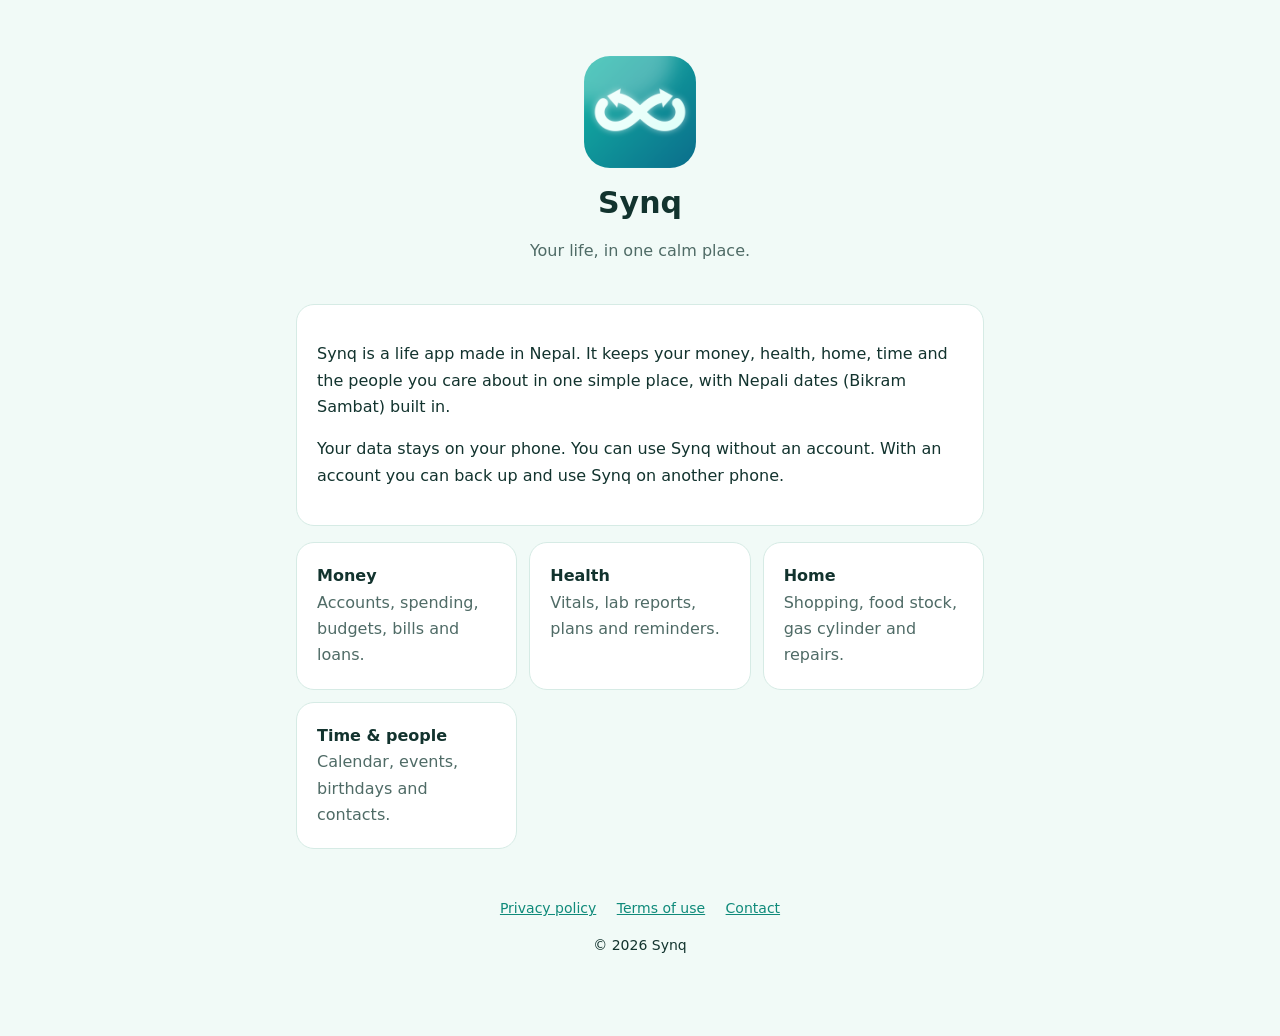
<file: index.html>
<!doctype html>
<html lang="en">
<head>
  <meta charset="utf-8" />
  <meta name="viewport" content="width=device-width, initial-scale=1" />
  <title>Synq – your life, in one calm place</title>
  <meta name="description" content="Synq is a life app for Nepal: money, health, home, time and people in one calm place." />
  <link rel="icon" href="logo.png" />
  <link rel="stylesheet" href="style.css" />
</head>
<body>
  <main>
    <div class="hero">
      <img src="logo.png" alt="Synq logo" />
      <h1>Synq</h1>
      <p class="muted">Your life, in one calm place.</p>
    </div>

    <div class="card">
      <p>
        Synq is a life app made in Nepal. It keeps your money, health, home, time and the people
        you care about in one simple place, with Nepali dates (Bikram Sambat) built in.
      </p>
      <p>
        Your data stays on your phone. You can use Synq without an account. With an account you
        can back up and use Synq on another phone.
      </p>
    </div>

    <div class="grid">
      <div class="card"><strong>Money</strong><br /><span class="muted">Accounts, spending, budgets, bills and loans.</span></div>
      <div class="card"><strong>Health</strong><br /><span class="muted">Vitals, lab reports, plans and reminders.</span></div>
      <div class="card"><strong>Home</strong><br /><span class="muted">Shopping, food stock, gas cylinder and repairs.</span></div>
      <div class="card"><strong>Time &amp; people</strong><br /><span class="muted">Calendar, events, birthdays and contacts.</span></div>
    </div>

    <footer>
      <a href="privacy.html">Privacy policy</a>
      <a href="terms.html">Terms of use</a>
      <a href="mailto:manojpokhrel1995@gmail.com">Contact</a>
      <p>© 2026 Synq</p>
    </footer>
  </main>
</body>
</html>
</file>
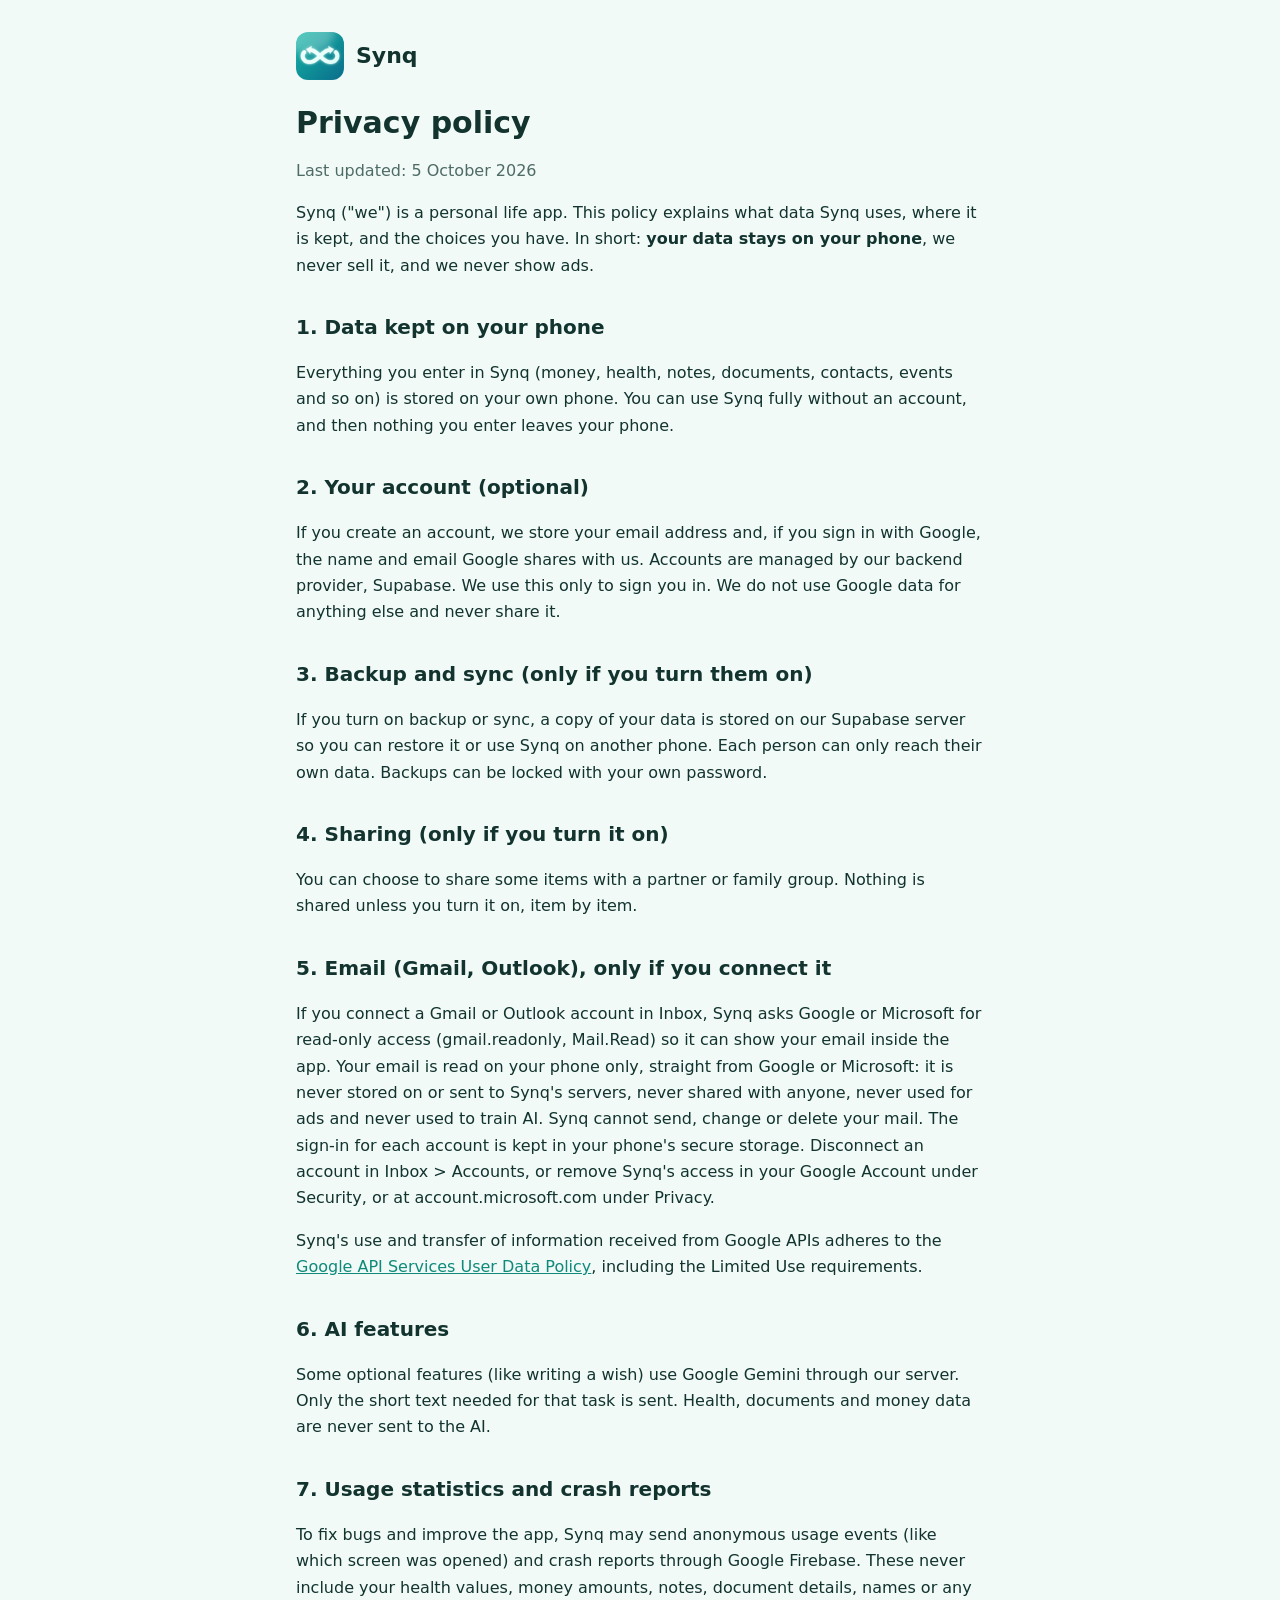
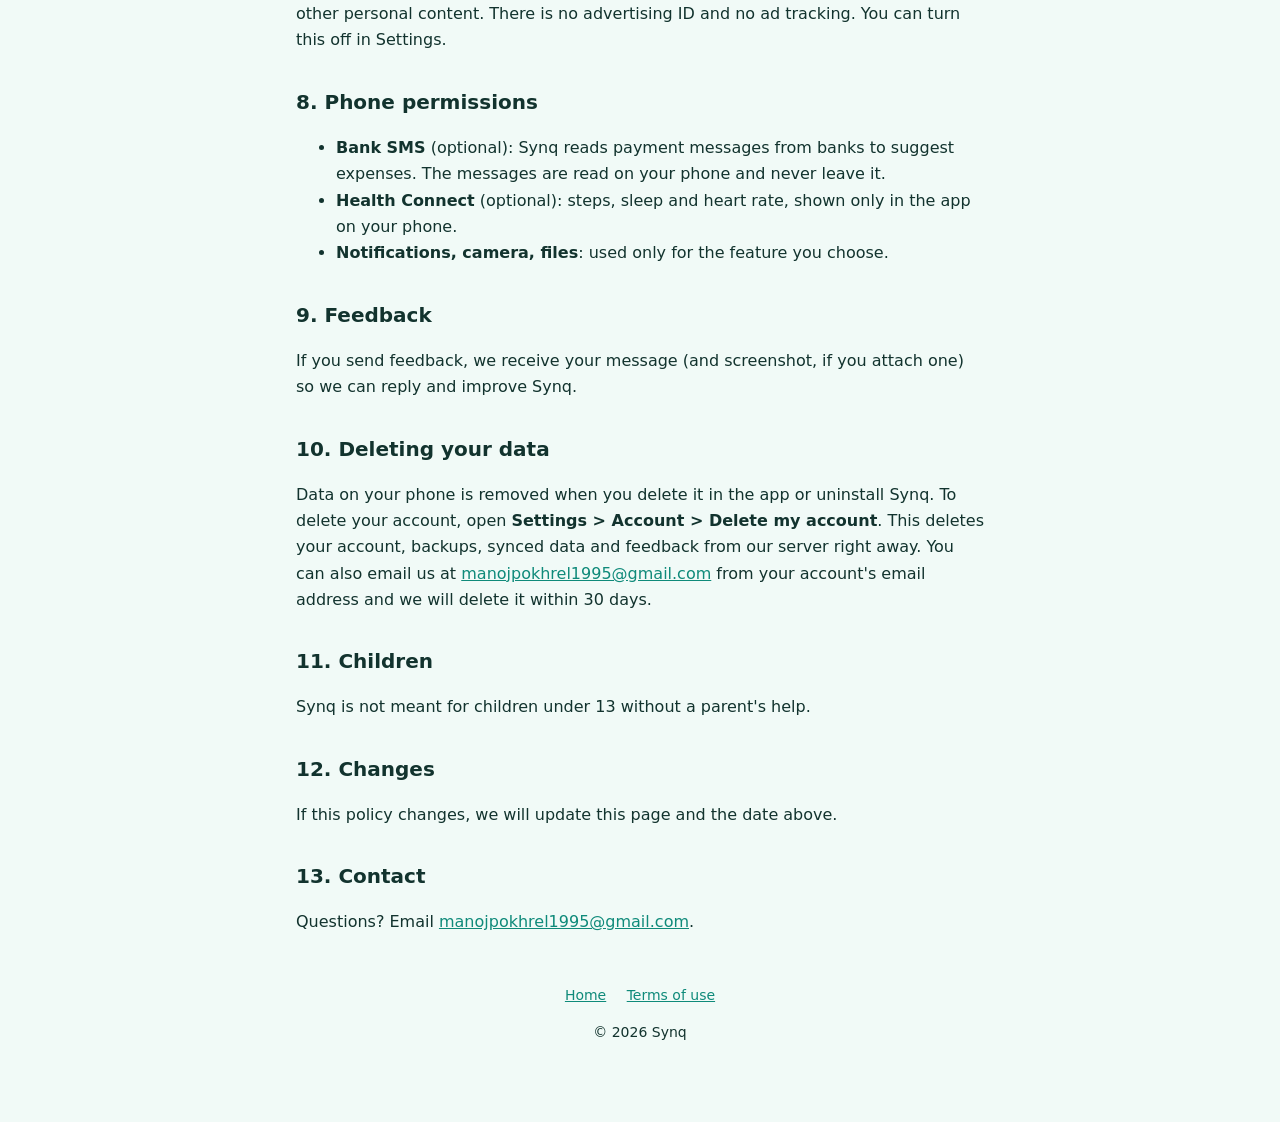
<file: privacy.html>
<!doctype html>
<html lang="en">
<head>
  <meta charset="utf-8" />
  <meta name="viewport" content="width=device-width, initial-scale=1" />
  <title>Privacy policy – Synq</title>
  <link rel="icon" href="logo.png" />
  <link rel="stylesheet" href="style.css" />
</head>
<body>
  <main>
    <header><img src="logo.png" alt="" /><a href="./">Synq</a></header>
    <h1>Privacy policy</h1>
    <p class="muted">Last updated: 5 October 2026</p>

    <p>
      Synq ("we") is a personal life app. This policy explains what data Synq uses, where it is
      kept, and the choices you have. In short: <strong>your data stays on your phone</strong>,
      we never sell it, and we never show ads.
    </p>

    <h2>1. Data kept on your phone</h2>
    <p>
      Everything you enter in Synq (money, health, notes, documents, contacts, events and so on)
      is stored on your own phone. You can use Synq fully without an account, and then nothing
      you enter leaves your phone.
    </p>

    <h2>2. Your account (optional)</h2>
    <p>
      If you create an account, we store your email address and, if you sign in with Google, the
      name and email Google shares with us. Accounts are managed by our backend provider,
      Supabase. We use this only to sign you in. We do not use Google data for anything else and
      never share it.
    </p>

    <h2>3. Backup and sync (only if you turn them on)</h2>
    <p>
      If you turn on backup or sync, a copy of your data is stored on our Supabase server so you
      can restore it or use Synq on another phone. Each person can only reach their own data.
      Backups can be locked with your own password.
    </p>

    <h2>4. Sharing (only if you turn it on)</h2>
    <p>
      You can choose to share some items with a partner or family group. Nothing is shared
      unless you turn it on, item by item.
    </p>

    <h2>5. Email (Gmail, Outlook), only if you connect it</h2>
    <p>
      If you connect a Gmail or Outlook account in Inbox, Synq asks Google or Microsoft for
      read-only access (gmail.readonly, Mail.Read) so it can show your email inside the app.
      Your email is read on your phone only, straight from Google or Microsoft: it is never stored on or sent to Synq's servers, never
      shared with anyone, never used for ads and never used to train AI. Synq cannot send,
      change or delete your mail. The sign-in for each account is kept in your phone's secure
      storage. Disconnect an account in Inbox &gt; Accounts, or remove Synq's access in your
      Google Account under Security, or at account.microsoft.com under Privacy.
    </p>
    <p>
      Synq's use and transfer of information received from Google APIs adheres to the
      <a href="https://developers.google.com/terms/api-services-user-data-policy">Google API
      Services User Data Policy</a>, including the Limited Use requirements.
    </p>

    <h2>6. AI features</h2>
    <p>
      Some optional features (like writing a wish) use Google Gemini through our server. Only the
      short text needed for that task is sent. Health, documents and money data are never sent
      to the AI.
    </p>

    <h2>7. Usage statistics and crash reports</h2>
    <p>
      To fix bugs and improve the app, Synq may send anonymous usage events (like which screen
      was opened) and crash reports through Google Firebase. These never include your health
      values, money amounts, notes, document details, names or any other personal content. There
      is no advertising ID and no ad tracking. You can turn this off in Settings.
    </p>

    <h2>8. Phone permissions</h2>
    <ul>
      <li><strong>Bank SMS</strong> (optional): Synq reads payment messages from banks to suggest
        expenses. The messages are read on your phone and never leave it.</li>
      <li><strong>Health Connect</strong> (optional): steps, sleep and heart rate, shown only in
        the app on your phone.</li>
      <li><strong>Notifications, camera, files</strong>: used only for the feature you choose.</li>
    </ul>

    <h2>9. Feedback</h2>
    <p>
      If you send feedback, we receive your message (and screenshot, if you attach one) so we
      can reply and improve Synq.
    </p>

    <h2>10. Deleting your data</h2>
    <p>
      Data on your phone is removed when you delete it in the app or uninstall Synq. To delete
      your account, open <strong>Settings &gt; Account &gt; Delete my account</strong>. This
      deletes your account, backups, synced data and feedback from our server right away. You
      can also email us at
      <a href="mailto:manojpokhrel1995@gmail.com">manojpokhrel1995@gmail.com</a> from your
      account's email address and we will delete it within 30 days.
    </p>

    <h2>11. Children</h2>
    <p>Synq is not meant for children under 13 without a parent's help.</p>

    <h2>12. Changes</h2>
    <p>If this policy changes, we will update this page and the date above.</p>

    <h2>13. Contact</h2>
    <p>
      Questions? Email <a href="mailto:manojpokhrel1995@gmail.com">manojpokhrel1995@gmail.com</a>.
    </p>

    <footer>
      <a href="./">Home</a>
      <a href="terms.html">Terms of use</a>
      <p>© 2026 Synq</p>
    </footer>
  </main>
</body>
</html>
</file>
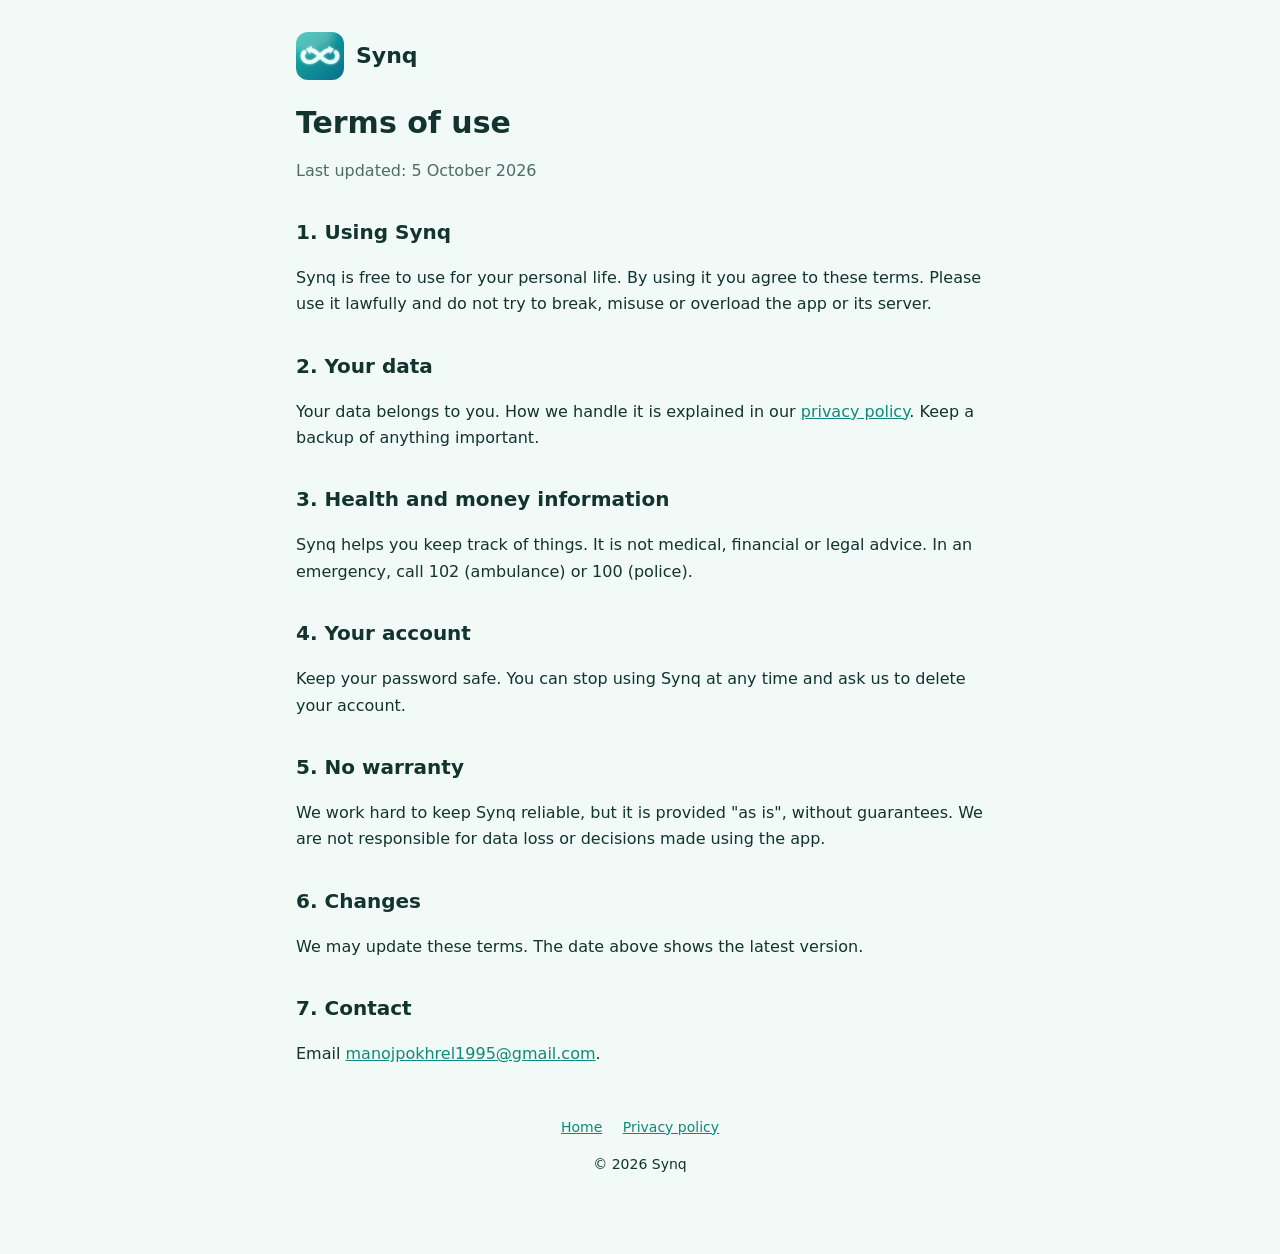
<file: terms.html>
<!doctype html>
<html lang="en">
<head>
  <meta charset="utf-8" />
  <meta name="viewport" content="width=device-width, initial-scale=1" />
  <title>Terms of use – Synq</title>
  <link rel="icon" href="logo.png" />
  <link rel="stylesheet" href="style.css" />
</head>
<body>
  <main>
    <header><img src="logo.png" alt="" /><a href="./">Synq</a></header>
    <h1>Terms of use</h1>
    <p class="muted">Last updated: 5 October 2026</p>

    <h2>1. Using Synq</h2>
    <p>
      Synq is free to use for your personal life. By using it you agree to these terms. Please
      use it lawfully and do not try to break, misuse or overload the app or its server.
    </p>

    <h2>2. Your data</h2>
    <p>
      Your data belongs to you. How we handle it is explained in our
      <a href="privacy.html">privacy policy</a>. Keep a backup of anything important.
    </p>

    <h2>3. Health and money information</h2>
    <p>
      Synq helps you keep track of things. It is not medical, financial or legal advice. In an
      emergency, call 102 (ambulance) or 100 (police).
    </p>

    <h2>4. Your account</h2>
    <p>
      Keep your password safe. You can stop using Synq at any time and ask us to delete your
      account.
    </p>

    <h2>5. No warranty</h2>
    <p>
      We work hard to keep Synq reliable, but it is provided "as is", without guarantees. We are
      not responsible for data loss or decisions made using the app.
    </p>

    <h2>6. Changes</h2>
    <p>We may update these terms. The date above shows the latest version.</p>

    <h2>7. Contact</h2>
    <p>Email <a href="mailto:manojpokhrel1995@gmail.com">manojpokhrel1995@gmail.com</a>.</p>

    <footer>
      <a href="./">Home</a>
      <a href="privacy.html">Privacy policy</a>
      <p>© 2026 Synq</p>
    </footer>
  </main>
</body>
</html>
</file>
<file: style.css>
:root {
  --bg: #f1faf7;
  --card: #ffffff;
  --text: #12332e;
  --muted: #4f6b66;
  --accent: #0f8a7a;
  --line: #d6ebe5;
}
@media (prefers-color-scheme: dark) {
  :root {
    --bg: #0f1a19;
    --card: #162523;
    --text: #e6f4f1;
    --muted: #a3bdb8;
    --accent: #4fd1b5;
    --line: #24403b;
  }
}
* { box-sizing: border-box; }
body {
  margin: 0;
  background: var(--bg);
  color: var(--text);
  font: 16px/1.65 system-ui, -apple-system, 'Segoe UI', Roboto, sans-serif;
}
main { max-width: 720px; margin: 0 auto; padding: 32px 16px 64px; }
header { display: flex; align-items: center; gap: 12px; margin-bottom: 24px; }
header img { width: 48px; height: 48px; border-radius: 12px; }
header a { color: var(--text); text-decoration: none; font-weight: 800; font-size: 22px; }
h1 { font-size: 30px; line-height: 1.25; margin: 8px 0; }
h2 { font-size: 20px; margin: 32px 0 8px; }
p, li { color: var(--text); }
.muted { color: var(--muted); }
a { color: var(--accent); }
.card {
  background: var(--card);
  border: 1px solid var(--line);
  border-radius: 18px;
  padding: 20px;
  margin: 16px 0;
}
.hero { text-align: center; padding: 24px 0 8px; }
.hero img { width: 112px; height: 112px; border-radius: 26px; }
.grid { display: grid; grid-template-columns: repeat(auto-fit, minmax(200px, 1fr)); gap: 12px; }
.grid .card { margin: 0; }
footer { margin-top: 48px; font-size: 14px; color: var(--muted); text-align: center; }
footer a { margin: 0 8px; }
</file>
